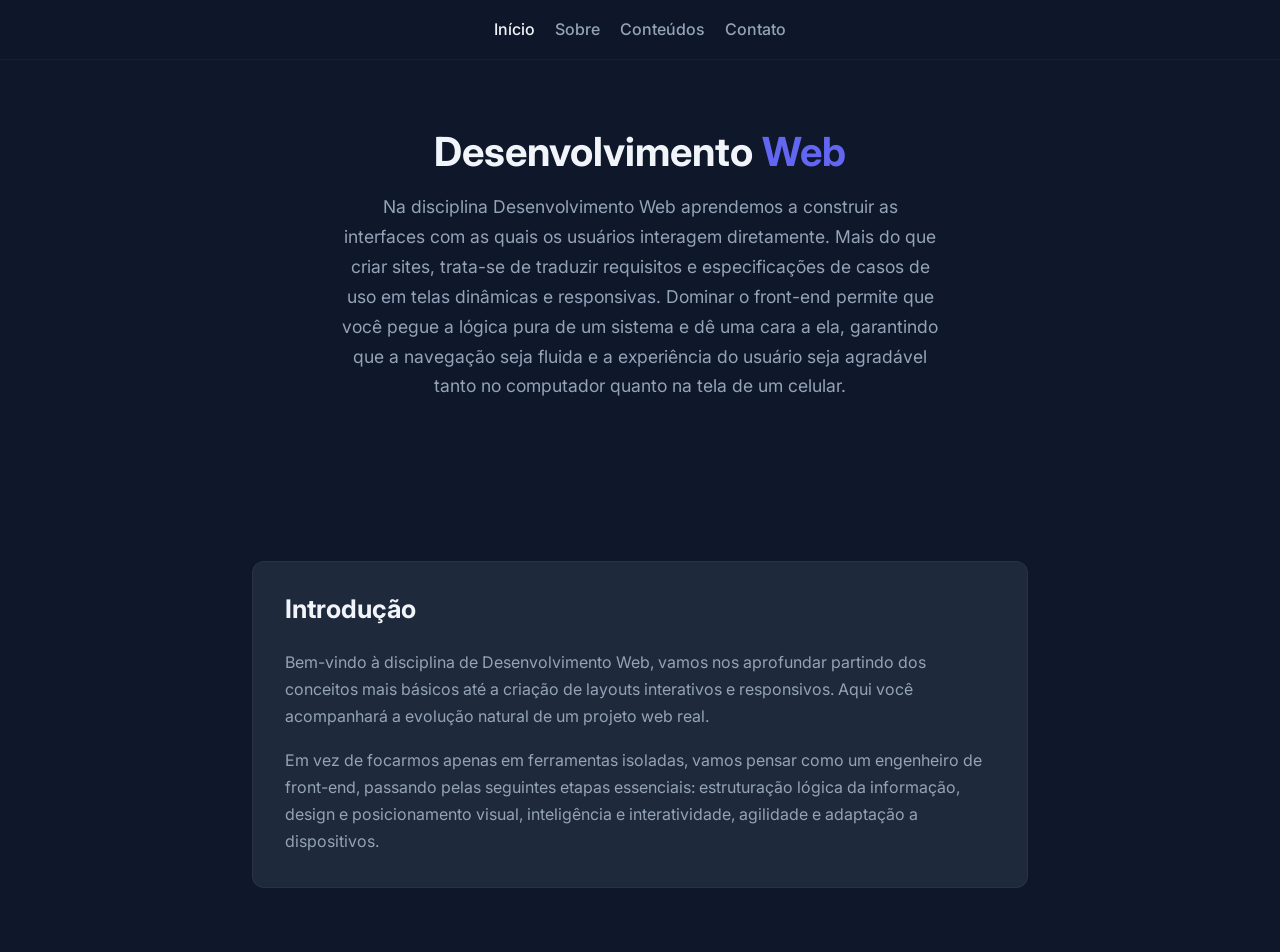
<file: index.html>
<!DOCTYPE html>
<html lang="pt-BR">

<head>
  <meta charset="UTF-8">
  <meta name="viewport" content="width=device-width, initial-scale=1.0">
  <title>Início</title>
  <link href="https://cdn.jsdelivr.net/npm/bootstrap@5.3.3/dist/css/bootstrap.min.css" rel="stylesheet">
  <link href="https://cdn.jsdelivr.net/npm/bootstrap-icons@1.11.3/font/bootstrap-icons.min.css" rel="stylesheet">
  <link rel="stylesheet" href="css/style.css">
</head>

<body>

  <nav class="navbar navbar-expand-lg fixed-top">
    <div class="container">
      <button class="navbar-toggler" type="button" data-bs-toggle="collapse" data-bs-target="#navbarNav">
        <span class="navbar-toggler-icon"></span>
      </button>
      <div class="collapse navbar-collapse justify-content-center" id="navbarNav">
        <ul class="navbar-nav gap-1">
          <li class="nav-item"><a class="nav-link active" href="index.html">Início</a></li>
          <li class="nav-item"><a class="nav-link" href="sobre.html">Sobre</a></li>
          <li class="nav-item"><a class="nav-link" href="conteudos.html">Conteúdos</a></li>
          <li class="nav-item"><a class="nav-link" href="contato.html">Contato</a></li>
        </ul>
      </div>
    </div>
  </nav>

  <section class="hero">
    <div class="container">
      <h1>Desenvolvimento <span>Web</span></h1>
      <p>
        Na disciplina Desenvolvimento Web aprendemos a construir as interfaces com as quais os usuários interagem
        diretamente. Mais do que criar sites, trata-se de traduzir requisitos e especificações de casos de uso em telas
        dinâmicas e responsivas. Dominar o front-end permite que você pegue a lógica pura de um sistema e dê uma cara a
        ela, garantindo que a navegação seja fluida e a experiência do usuário seja agradável tanto no computador quanto
        na tela de um celular.
      </p>
    </div>
  </section>

  <section class="section">
    <div class="container" style="max-width: 800px;">
      <div class="form-wrapper">
        <h2 class="section-title">Introdução</h2>
        <p style="color: var(--text-secondary);">
          Bem-vindo à disciplina de Desenvolvimento Web, vamos nos aprofundar partindo dos conceitos mais básicos até a
          criação de layouts interativos e responsivos. Aqui você acompanhará a evolução natural de um projeto web real.
        </p>
        <p style="color: var(--text-secondary); margin-bottom: 0;">
          Em vez de focarmos apenas em ferramentas isoladas, vamos pensar como um engenheiro de front-end, passando pelas
          seguintes etapas essenciais: estruturação lógica da informação, design e posicionamento visual, inteligência e
          interatividade, agilidade e adaptação a dispositivos.
        </p>
      </div>
    </div>
  </section>


  <script src="https://cdn.jsdelivr.net/npm/bootstrap@5.3.3/dist/js/bootstrap.bundle.min.js"></script>
  <script src="js/script.js"></script>
</body>

</html>
</file>
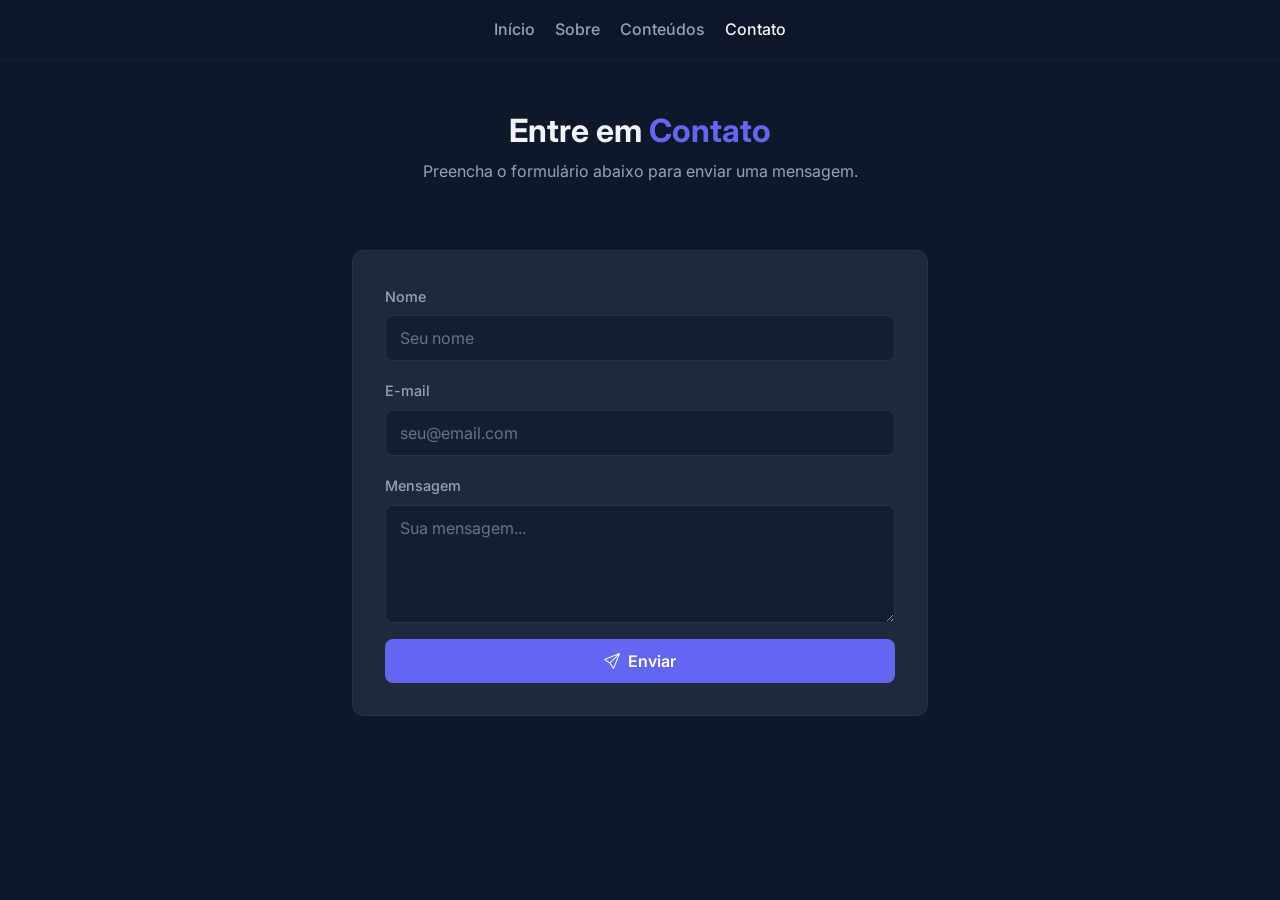
<file: contato.html>
<!DOCTYPE html>
<html lang="pt-BR">

<head>
  <meta charset="UTF-8">
  <meta name="viewport" content="width=device-width, initial-scale=1.0">
  <title>Contato</title>
  <link href="https://cdn.jsdelivr.net/npm/bootstrap@5.3.3/dist/css/bootstrap.min.css" rel="stylesheet">
  <link href="https://cdn.jsdelivr.net/npm/bootstrap-icons@1.11.3/font/bootstrap-icons.min.css" rel="stylesheet">
  <link rel="stylesheet" href="css/style.css">
</head>

<body>

  <nav class="navbar navbar-expand-lg fixed-top">
    <div class="container">
      <button class="navbar-toggler" type="button" data-bs-toggle="collapse" data-bs-target="#navbarNav">
        <span class="navbar-toggler-icon"></span>
      </button>
      <div class="collapse navbar-collapse justify-content-center" id="navbarNav">
        <ul class="navbar-nav gap-1">
          <li class="nav-item"><a class="nav-link" href="index.html">Início</a></li>
          <li class="nav-item"><a class="nav-link" href="sobre.html">Sobre</a></li>
          <li class="nav-item"><a class="nav-link" href="conteudos.html">Conteúdos</a></li>
          <li class="nav-item"><a class="nav-link active" href="contato.html">Contato</a></li>
        </ul>
      </div>
    </div>
  </nav>

  <section class="page-header text-center">
    <div class="container">
      <h1>Entre em <span>Contato</span></h1>
      <p>Preencha o formulário abaixo para enviar uma mensagem.</p>
    </div>
  </section>

  <section class="section" style="padding-top: 1rem;">
    <div class="container" style="max-width: 600px;">
      <div class="form-wrapper">

        <form id="contactForm" novalidate>
          <div class="mb-3">
            <label for="inputNome" class="form-label-custom">Nome</label>
            <input type="text" class="form-control form-control-custom" id="inputNome" placeholder="Seu nome">
            <div class="form-error" id="nomeError">
              <i class="bi bi-exclamation-circle me-1"></i> Insira um nome com pelo menos 3 caracteres.
            </div>
          </div>

          <div class="mb-3">
            <label for="inputEmail" class="form-label-custom">E-mail</label>
            <input type="email" class="form-control form-control-custom" id="inputEmail" placeholder="seu@email.com">
            <div class="form-error" id="emailError">
              <i class="bi bi-exclamation-circle me-1"></i> Insira um e-mail válido.
            </div>
          </div>

          <div class="mb-3">
            <label for="inputMensagem" class="form-label-custom">Mensagem</label>
            <textarea class="form-control form-control-custom" id="inputMensagem" rows="4"
              placeholder="Sua mensagem..."></textarea>
            <div class="form-error" id="mensagemError">
              <i class="bi bi-exclamation-circle me-1"></i> A mensagem deve ter pelo menos 10 caracteres.
            </div>
          </div>

          <button type="submit" class="btn btn-primary-custom w-100">
            <i class="bi bi-send me-1"></i> Enviar
          </button>
        </form>

        <div class="form-success" id="formSuccess">
          <i class="bi bi-check-circle-fill" style="font-size: 1.5rem; display: block; margin-bottom: 0.5rem;"></i>
          Mensagem enviada com sucesso!
        </div>

      </div>
    </div>
  </section>


  <script src="https://cdn.jsdelivr.net/npm/bootstrap@5.3.3/dist/js/bootstrap.bundle.min.js"></script>
  <script src="js/script.js"></script>
</body>

</html>
</file>
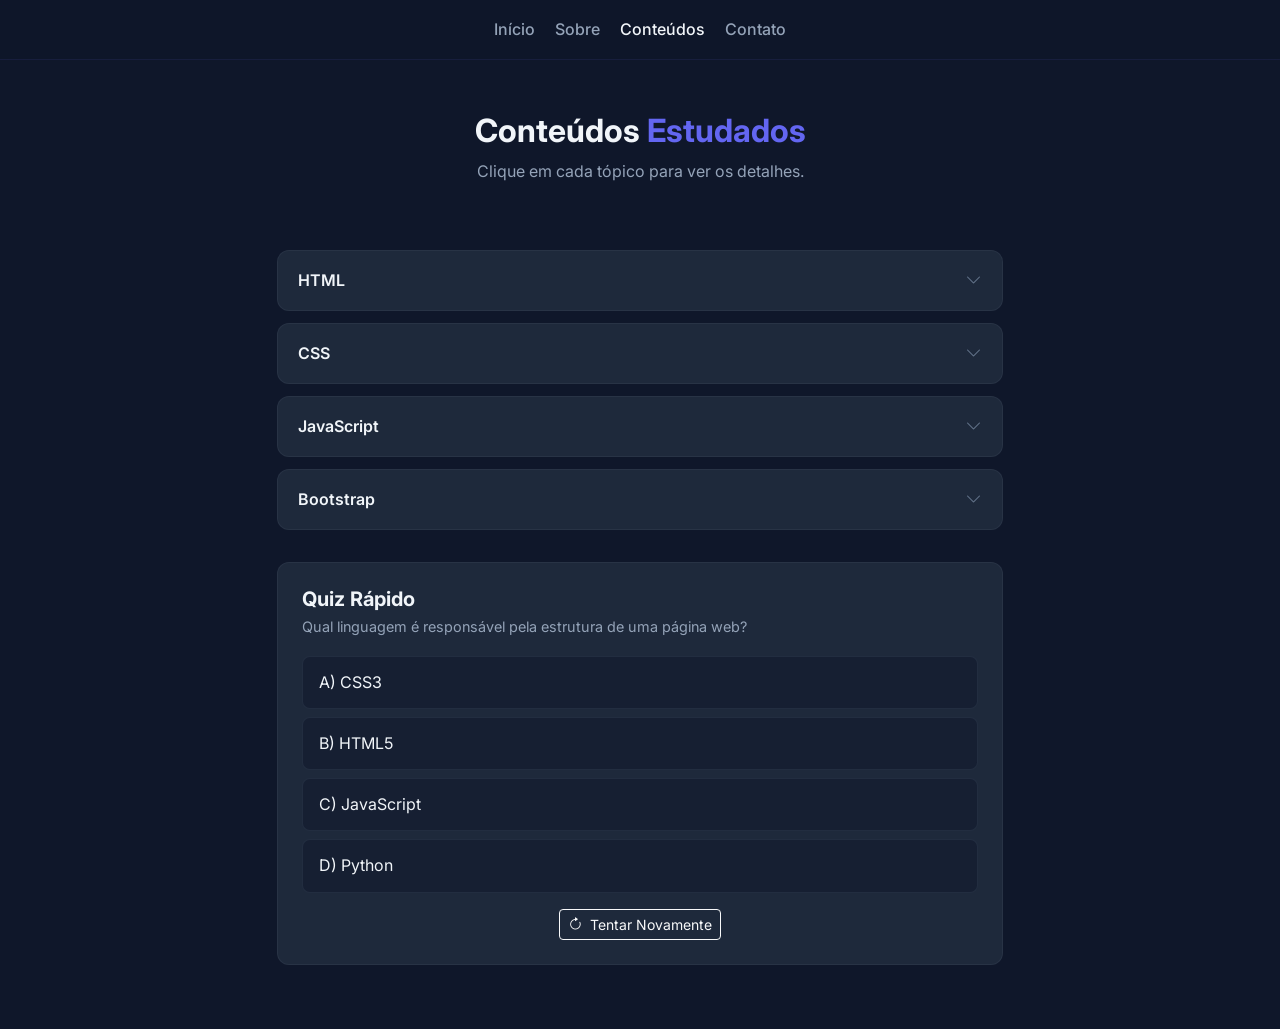
<file: conteudos.html>
<!DOCTYPE html>
<html lang="pt-BR">

<head>
  <meta charset="UTF-8">
  <meta name="viewport" content="width=device-width, initial-scale=1.0">
  <title>Conteúdos</title>
  <link href="https://cdn.jsdelivr.net/npm/bootstrap@5.3.3/dist/css/bootstrap.min.css" rel="stylesheet">
  <link href="https://cdn.jsdelivr.net/npm/bootstrap-icons@1.11.3/font/bootstrap-icons.min.css" rel="stylesheet">
  <link rel="stylesheet" href="css/style.css">
</head>

<body>

  <nav class="navbar navbar-expand-lg fixed-top">
    <div class="container">
      <button class="navbar-toggler" type="button" data-bs-toggle="collapse" data-bs-target="#navbarNav">
        <span class="navbar-toggler-icon"></span>
      </button>
      <div class="collapse navbar-collapse justify-content-center" id="navbarNav">
        <ul class="navbar-nav gap-1">
          <li class="nav-item"><a class="nav-link" href="index.html">Início</a></li>
          <li class="nav-item"><a class="nav-link" href="sobre.html">Sobre</a></li>
          <li class="nav-item"><a class="nav-link active" href="conteudos.html">Conteúdos</a></li>
          <li class="nav-item"><a class="nav-link" href="contato.html">Contato</a></li>
        </ul>
      </div>
    </div>
  </nav>

  <section class="page-header text-center">
    <div class="container">
      <h1>Conteúdos <span>Estudados</span></h1>
      <p>Clique em cada tópico para ver os detalhes.</p>
    </div>
  </section>

  <section class="section" style="padding-top: 1rem;">
    <div class="container" style="max-width: 750px;">

      <div class="topic-card">
        <div class="topic-header">
          <span>HTML</span>
          <i class="bi bi-chevron-down chevron"></i>
        </div>
        <div class="topic-body">
          <div class="topic-body-inner">
            <ul>
              <li><strong>Estruturação de Conteúdo:</strong> Uso correto das tags de texto, listas, e formatações visuais.</li>
              <li><strong>Links e Navegação:</strong> Criação de hiperlinks, entendimento de atributos, e mapeamento de links internos e externos.</li>
              <li><strong>Mídia e Dados Tabulares:</strong> Inserção de imagens e criação de tabelas.</li>
              <li><strong>Coleta de Dados:</strong> Estrutura básica de Formulários e Inputs.</li>
              <li><strong>Organização de Páginas:</strong> Uso de frames e integração inicial com folhas de estilo.</li>
            </ul>
          </div>
        </div>
      </div>

      <div class="topic-card">
        <div class="topic-header">
          <span>CSS</span>
          <i class="bi bi-chevron-down chevron"></i>
        </div>
        <div class="topic-body">
          <div class="topic-body-inner">
            <ul>
              <li><strong>Introdução ao CSS:</strong> Como o CSS funciona, criação e tipos de estilos.</li>
              <li><strong>Estruturação de Páginas:</strong> Técnicas de posicionamento e o uso do poderoso sistema de Grid Layout.</li>
            </ul>
          </div>
        </div>
      </div>

      <div class="topic-card">
        <div class="topic-header">
          <span>JavaScript</span>
          <i class="bi bi-chevron-down chevron"></i>
        </div>
        <div class="topic-body">
          <div class="topic-body-inner">
            <ul>
              <li><strong>Fundamentos da Programação:</strong> Variáveis, Tipos de Dados, Operadores e Estruturas Condicionais.</li>
              <li><strong>Estruturas de Controle e Organização:</strong> Uso de Laços de Repetição (Loops) e criação de Funções.</li>
              <li><strong>Estrutura de Dados:</strong> Manipulação e armazenamento de dados utilizando Arrays e Objetos.</li>
              <li><strong>Dinamismo em Tela:</strong> Manipulação do DOM para alterar a página via código.</li>
            </ul>
          </div>
        </div>
      </div>

      <div class="topic-card">
        <div class="topic-header">
          <span>Bootstrap</span>
          <i class="bi bi-chevron-down chevron"></i>
        </div>
        <div class="topic-body">
          <div class="topic-body-inner">
            <ul>
              <li><strong>Layout Responsivo:</strong> Domínio do Sistema de Grid do Bootstrap para adaptação em diferentes tamanhos de tela.</li>
              <li><strong>Identidade Visual Padrão:</strong> Uso das classes utilitárias para Tipografia e Cores.</li>
              <li><strong>Formulários e Inputs no Bootstrap:</strong> Aplicação de estilos avançados e padronizados para coleta de dados.</li>
              <li><strong>Componentes de Navegação:</strong> Implementação de Menus e trilhas de navegação.</li>
            </ul>
          </div>
        </div>
      </div>

      <div class="quiz-wrapper">
        <h5 style="font-weight: 700; margin-bottom: 0.25rem;">Quiz Rápido</h5>
        <p style="color: var(--text-secondary); font-size: 0.9rem; margin-bottom: 1rem;">
          Qual linguagem é responsável pela estrutura de uma página web?
        </p>

        <div class="quiz-option" data-correct="false">A) CSS3</div>
        <div class="quiz-option" data-correct="true">B) HTML5</div>
        <div class="quiz-option" data-correct="false">C) JavaScript</div>
        <div class="quiz-option" data-correct="false">D) Python</div>

        <div class="quiz-result"></div>

        <div class="text-center mt-3">
          <button id="resetQuiz" class="btn btn-sm btn-outline-light">
            <i class="bi bi-arrow-clockwise me-1"></i> Tentar Novamente
          </button>
        </div>
      </div>

    </div>
  </section>


  <script src="https://cdn.jsdelivr.net/npm/bootstrap@5.3.3/dist/js/bootstrap.bundle.min.js"></script>
  <script src="js/script.js"></script>
</body>

</html>
</file>
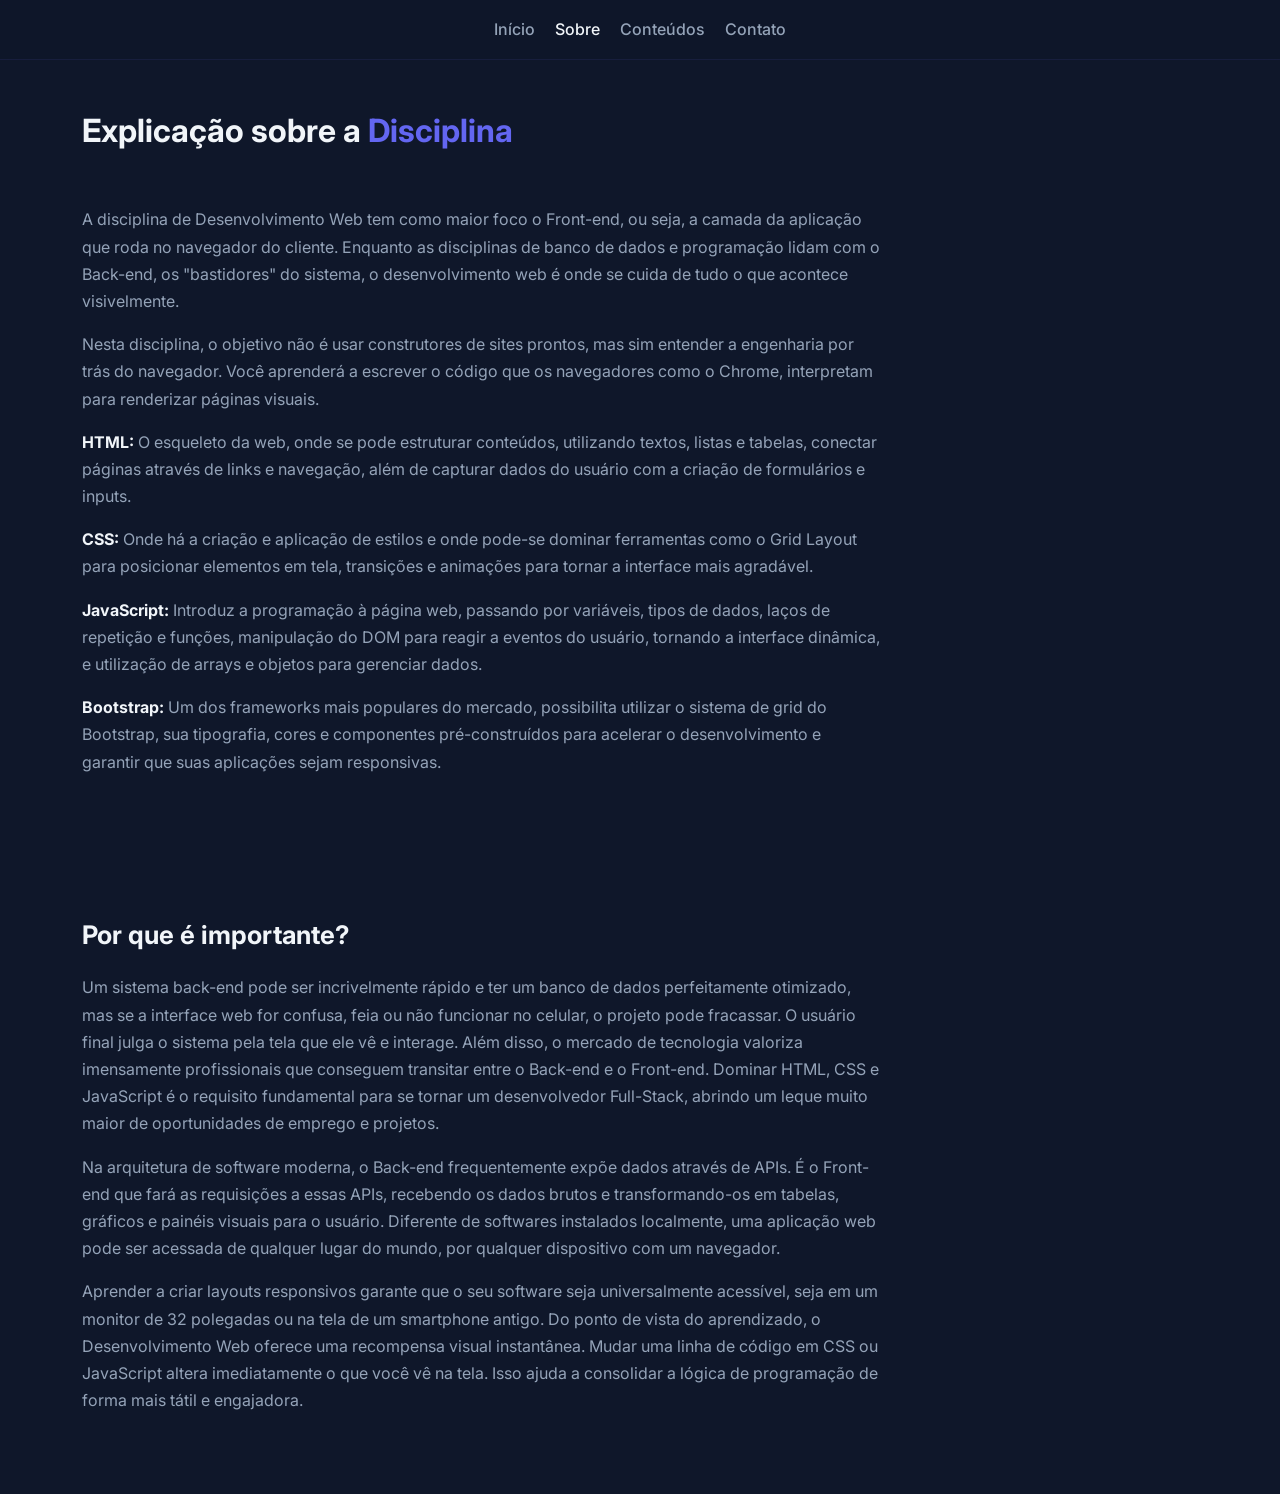
<file: sobre.html>
<!DOCTYPE html>
<html lang="pt-BR">

<head>
  <meta charset="UTF-8">
  <meta name="viewport" content="width=device-width, initial-scale=1.0">
  <title>Sobre a Disciplina</title>
  <link href="https://cdn.jsdelivr.net/npm/bootstrap@5.3.3/dist/css/bootstrap.min.css" rel="stylesheet">
  <link href="https://cdn.jsdelivr.net/npm/bootstrap-icons@1.11.3/font/bootstrap-icons.min.css" rel="stylesheet">
  <link rel="stylesheet" href="css/style.css">
</head>

<body>

  <nav class="navbar navbar-expand-lg fixed-top">
    <div class="container">
      <button class="navbar-toggler" type="button" data-bs-toggle="collapse" data-bs-target="#navbarNav">
        <span class="navbar-toggler-icon"></span>
      </button>
      <div class="collapse navbar-collapse justify-content-center" id="navbarNav">
        <ul class="navbar-nav gap-1">
          <li class="nav-item"><a class="nav-link" href="index.html">Início</a></li>
          <li class="nav-item"><a class="nav-link active" href="sobre.html">Sobre</a></li>
          <li class="nav-item"><a class="nav-link" href="conteudos.html">Conteúdos</a></li>
          <li class="nav-item"><a class="nav-link" href="contato.html">Contato</a></li>
        </ul>
      </div>
    </div>
  </nav>

  <section class="page-header">
    <div class="container">
      <h1>Explicação sobre a <span>Disciplina</span></h1>
    </div>
  </section>

  <section class="section" style="padding-top: 1rem;">
    <div class="container">
      <p style="color: var(--text-secondary); max-width: 800px;">
        A disciplina de Desenvolvimento Web tem como maior foco o Front-end, ou seja, a camada da aplicação que roda no
        navegador do cliente. Enquanto as disciplinas de banco de dados e programação lidam com o Back-end, os
        "bastidores" do sistema, o desenvolvimento web é onde se cuida de tudo o que acontece visivelmente.
      </p>
      <p style="color: var(--text-secondary); max-width: 800px;">
        Nesta disciplina, o objetivo não é usar construtores de sites prontos, mas sim entender a engenharia por trás do
        navegador. Você aprenderá a escrever o código que os navegadores como o Chrome, interpretam para renderizar
        páginas visuais.
      </p>
      <p style="color: var(--text-secondary); max-width: 800px;">
        <strong style="color: var(--text);">HTML:</strong> O esqueleto da web, onde se pode estruturar conteúdos,
        utilizando textos, listas e tabelas, conectar páginas através de links e navegação, além de capturar dados do
        usuário com a criação de formulários e inputs.
      </p>
      <p style="color: var(--text-secondary); max-width: 800px;">
        <strong style="color: var(--text);">CSS:</strong> Onde há a criação e aplicação de estilos e onde pode-se
        dominar ferramentas como o Grid Layout para posicionar elementos em tela, transições e animações para tornar a
        interface mais agradável.
      </p>
      <p style="color: var(--text-secondary); max-width: 800px;">
        <strong style="color: var(--text);">JavaScript:</strong> Introduz a programação à página web, passando por
        variáveis, tipos de dados, laços de repetição e funções, manipulação do DOM para reagir a eventos do usuário,
        tornando a interface dinâmica, e utilização de arrays e objetos para gerenciar dados.
      </p>
      <p style="color: var(--text-secondary); max-width: 800px;">
        <strong style="color: var(--text);">Bootstrap:</strong> Um dos frameworks mais populares do mercado, possibilita
        utilizar o sistema de grid do Bootstrap, sua tipografia, cores e componentes pré-construídos para acelerar o
        desenvolvimento e garantir que suas aplicações sejam responsivas.
      </p>
    </div>
  </section>

  <section class="section">
    <div class="container">
      <h2 class="section-title">Por que é importante?</h2>
      <p style="color: var(--text-secondary); max-width: 800px;">
        Um sistema back-end pode ser incrivelmente rápido e ter um banco de dados perfeitamente otimizado, mas se a
        interface web for confusa, feia ou não funcionar no celular, o projeto pode fracassar. O usuário final julga o
        sistema pela tela que ele vê e interage. Além disso, o mercado de tecnologia valoriza imensamente profissionais
        que conseguem transitar entre o Back-end e o Front-end. Dominar HTML, CSS e JavaScript é o requisito fundamental
        para se tornar um desenvolvedor Full-Stack, abrindo um leque muito maior de oportunidades de emprego e projetos.
      </p>
      <p style="color: var(--text-secondary); max-width: 800px;">
        Na arquitetura de software moderna, o Back-end frequentemente expõe dados através de APIs. É o Front-end que
        fará as requisições a essas APIs, recebendo os dados brutos e transformando-os em tabelas, gráficos e painéis
        visuais para o usuário. Diferente de softwares instalados localmente, uma aplicação web pode ser acessada de
        qualquer lugar do mundo, por qualquer dispositivo com um navegador.
      </p>
      <p style="color: var(--text-secondary); max-width: 800px;">
        Aprender a criar layouts responsivos garante que o seu software seja universalmente acessível, seja em um
        monitor de 32 polegadas ou na tela de um smartphone antigo. Do ponto de vista do aprendizado, o Desenvolvimento
        Web oferece uma recompensa visual instantânea. Mudar uma linha de código em CSS ou JavaScript altera
        imediatamente o que você vê na tela. Isso ajuda a consolidar a lógica de programação de forma mais tátil e
        engajadora.
      </p>
    </div>
  </section>

  <script src="https://cdn.jsdelivr.net/npm/bootstrap@5.3.3/dist/js/bootstrap.bundle.min.js"></script>
  <script src="js/script.js"></script>
</body>

</html>
</file>
<file: css/style.css>
@import url('https://fonts.googleapis.com/css2?family=Inter:wght@400;600;700&display=swap');

:root {
  --primary: #6366f1;
  --primary-dark: #4f46e5;
  --bg: #0f172a;
  --bg-card: #1e293b;
  --text: #f1f5f9;
  --text-secondary: #94a3b8;
  --text-muted: #64748b;
}

* {
  margin: 0;
  padding: 0;
  box-sizing: border-box;
}

body {
  font-family: 'Inter', sans-serif;
  background-color: var(--bg);
  color: var(--text);
  line-height: 1.7;
}

a {
  text-decoration: none;
  color: inherit;
}

.navbar {
  background: rgba(15, 23, 42, 0.9) !important;
  backdrop-filter: blur(12px);
  border-bottom: 1px solid rgba(99, 102, 241, 0.1);
}

.navbar-toggler {
  border-color: rgba(255, 255, 255, 0.3);
}

.navbar-toggler-icon {
  filter: invert(1);
}


.nav-link {
  color: var(--text-secondary) !important;
  font-weight: 500;
}

.nav-link:hover,
.nav-link.active {
  color: var(--text) !important;
}

.hero {
  padding: 8rem 0 4rem;
  text-align: center;
}

.hero h1 {
  font-size: 2.5rem;
  font-weight: 700;
  margin-bottom: 1rem;
}

.hero h1 span {
  color: var(--primary);
}

.hero p {
  color: var(--text-secondary);
  font-size: 1.1rem;
  max-width: 600px;
  margin: 0 auto 2rem;
}

.btn-primary-custom {
  background: var(--primary);
  color: white;
  border: none;
  padding: 10px 24px;
  border-radius: 8px;
  font-weight: 600;
  transition: background 0.2s;
}

.btn-primary-custom:hover {
  background: var(--primary-dark);
  color: white;
}

.section {
  padding: 4rem 0;
}

.section-title {
  font-size: 1.6rem;
  font-weight: 700;
  margin-bottom: 1.5rem;
}

.card-custom {
  background: var(--bg-card);
  border: 1px solid rgba(148, 163, 184, 0.08);
  border-radius: 12px;
  padding: 1.5rem;
  height: 100%;
  transition: border-color 0.2s;
}

.card-custom:hover {
  border-color: rgba(99, 102, 241, 0.3);
}

.card-custom h5 {
  font-weight: 600;
  margin-bottom: 0.5rem;
}

.card-custom p {
  color: var(--text-secondary);
  font-size: 0.9rem;
  margin-bottom: 0;
}

.card-icon {
  font-size: 1.5rem;
  color: var(--primary);
  margin-bottom: 0.75rem;
}

.page-header {
  padding: 7rem 0 2rem;
}

.page-header h1 {
  font-size: 2rem;
  font-weight: 700;
}

.page-header h1 span {
  color: var(--primary);
}

.page-header p {
  color: var(--text-secondary);
  margin-top: 0.5rem;
}

.topic-card {
  background: var(--bg-card);
  border: 1px solid rgba(148, 163, 184, 0.08);
  border-radius: 12px;
  margin-bottom: 0.75rem;
  overflow: hidden;
  cursor: pointer;
  transition: border-color 0.2s;
}

.topic-card:hover {
  border-color: rgba(99, 102, 241, 0.3);
}

.topic-header {
  padding: 1rem 1.25rem;
  display: flex;
  justify-content: space-between;
  align-items: center;
  font-weight: 600;
}

.topic-header .chevron {
  transition: transform 0.3s;
  color: var(--text-muted);
}

.topic-card.open .chevron {
  transform: rotate(180deg);
  color: var(--primary);
}

.topic-body {
  max-height: 0;
  overflow: hidden;
  transition: max-height 0.3s ease;
}

.topic-card.open .topic-body {
  max-height: 300px;
}

.topic-body-inner {
  padding: 0 1.25rem 1.25rem;
  color: var(--text-secondary);
  font-size: 0.9rem;
  border-top: 1px solid rgba(148, 163, 184, 0.08);
  padding-top: 1rem;
}

.quiz-wrapper {
  background: var(--bg-card);
  border: 1px solid rgba(148, 163, 184, 0.08);
  border-radius: 12px;
  padding: 1.5rem;
  margin-top: 2rem;
}

.quiz-option {
  background: rgba(15, 23, 42, 0.5);
  border: 1px solid rgba(148, 163, 184, 0.1);
  border-radius: 8px;
  padding: 0.75rem 1rem;
  margin-bottom: 0.5rem;
  cursor: pointer;
  transition: border-color 0.2s;
}

.quiz-option:hover {
  border-color: rgba(99, 102, 241, 0.3);
}

.quiz-option.correct {
  border-color: #10b981;
  background: rgba(16, 185, 129, 0.1);
}

.quiz-option.wrong {
  border-color: #f87171;
  background: rgba(248, 113, 113, 0.1);
}

.quiz-result {
  display: none;
  padding: 0.75rem;
  border-radius: 8px;
  margin-top: 0.75rem;
  text-align: center;
  font-weight: 500;
}

.quiz-result.show {
  display: block;
}

.form-wrapper {
  background: var(--bg-card);
  border: 1px solid rgba(148, 163, 184, 0.08);
  border-radius: 12px;
  padding: 2rem;
}

.form-control-custom {
  background: rgba(15, 23, 42, 0.6);
  border: 1px solid rgba(148, 163, 184, 0.15);
  border-radius: 8px;
  padding: 10px 14px;
  color: var(--text);
  font-family: 'Inter', sans-serif;
}

.form-control-custom::placeholder {
  color: var(--text-muted);
}

.form-control-custom:focus {
  background: rgba(15, 23, 42, 0.8);
  border-color: var(--primary);
  box-shadow: 0 0 0 2px rgba(99, 102, 241, 0.15);
  color: var(--text);
}

.form-label-custom {
  font-weight: 500;
  font-size: 0.9rem;
  color: var(--text-secondary);
  margin-bottom: 0.4rem;
}

.form-error {
  color: #f87171;
  font-size: 0.8rem;
  margin-top: 0.3rem;
  display: none;
}

.form-error.show {
  display: block;
}

.form-success {
  display: none;
  background: rgba(16, 185, 129, 0.1);
  border: 1px solid rgba(16, 185, 129, 0.2);
  border-radius: 8px;
  padding: 1.5rem;
  color: #34d399;
  text-align: center;
  font-weight: 500;
}

.form-success.show {
  display: block;
}

@media (max-width: 768px) {
  .hero {
    padding: 6rem 0 3rem;
  }

  .hero h1 {
    font-size: 1.8rem;
  }

  .section {
    padding: 3rem 0;
  }
}
</file>
